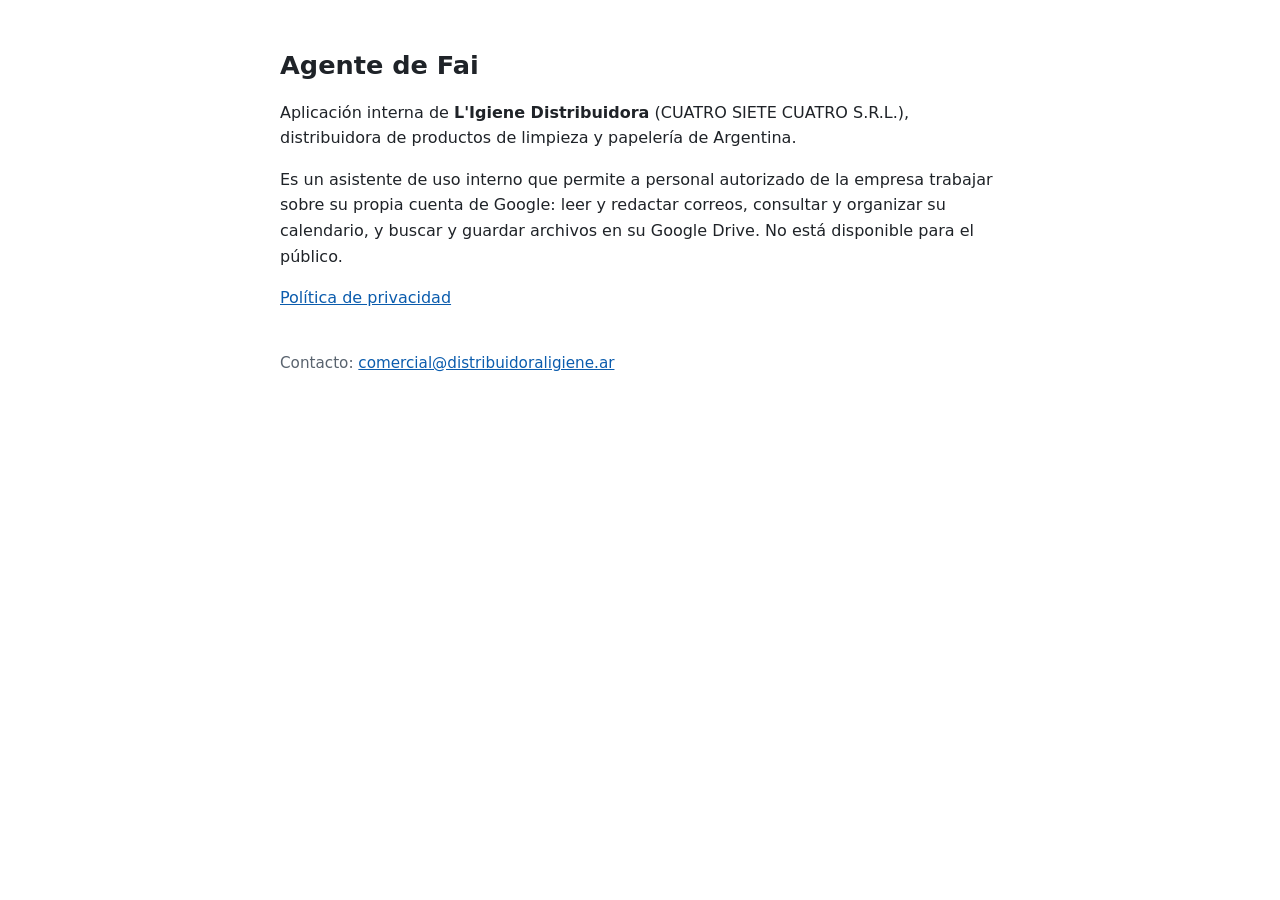
<file: index.html>
<!doctype html>
<html lang="es">
<head>
<meta charset="utf-8">
<meta name="viewport" content="width=device-width, initial-scale=1">
<meta name="robots" content="noindex, nofollow">
<title>Agente de Fai - L'Igiene</title>
<link rel="stylesheet" href="estilo.css">
</head>
<body>
<main>
  <h1>Agente de Fai</h1>
  <p>Aplicación interna de <strong>L'Igiene Distribuidora</strong> (CUATRO SIETE CUATRO S.R.L.), distribuidora de productos de limpieza y papelería de Argentina.</p>
  <p>Es un asistente de uso interno que permite a personal autorizado de la empresa trabajar sobre su propia cuenta de Google: leer y redactar correos, consultar y organizar su calendario, y buscar y guardar archivos en su Google Drive. No está disponible para el público.</p>
  <p><a href="privacidad.html">Política de privacidad</a></p>
  <p class="pie">Contacto: <a href="mailto:comercial@distribuidoraligiene.ar">comercial@distribuidoraligiene.ar</a></p>
</main>
</body>
</html>
</file>
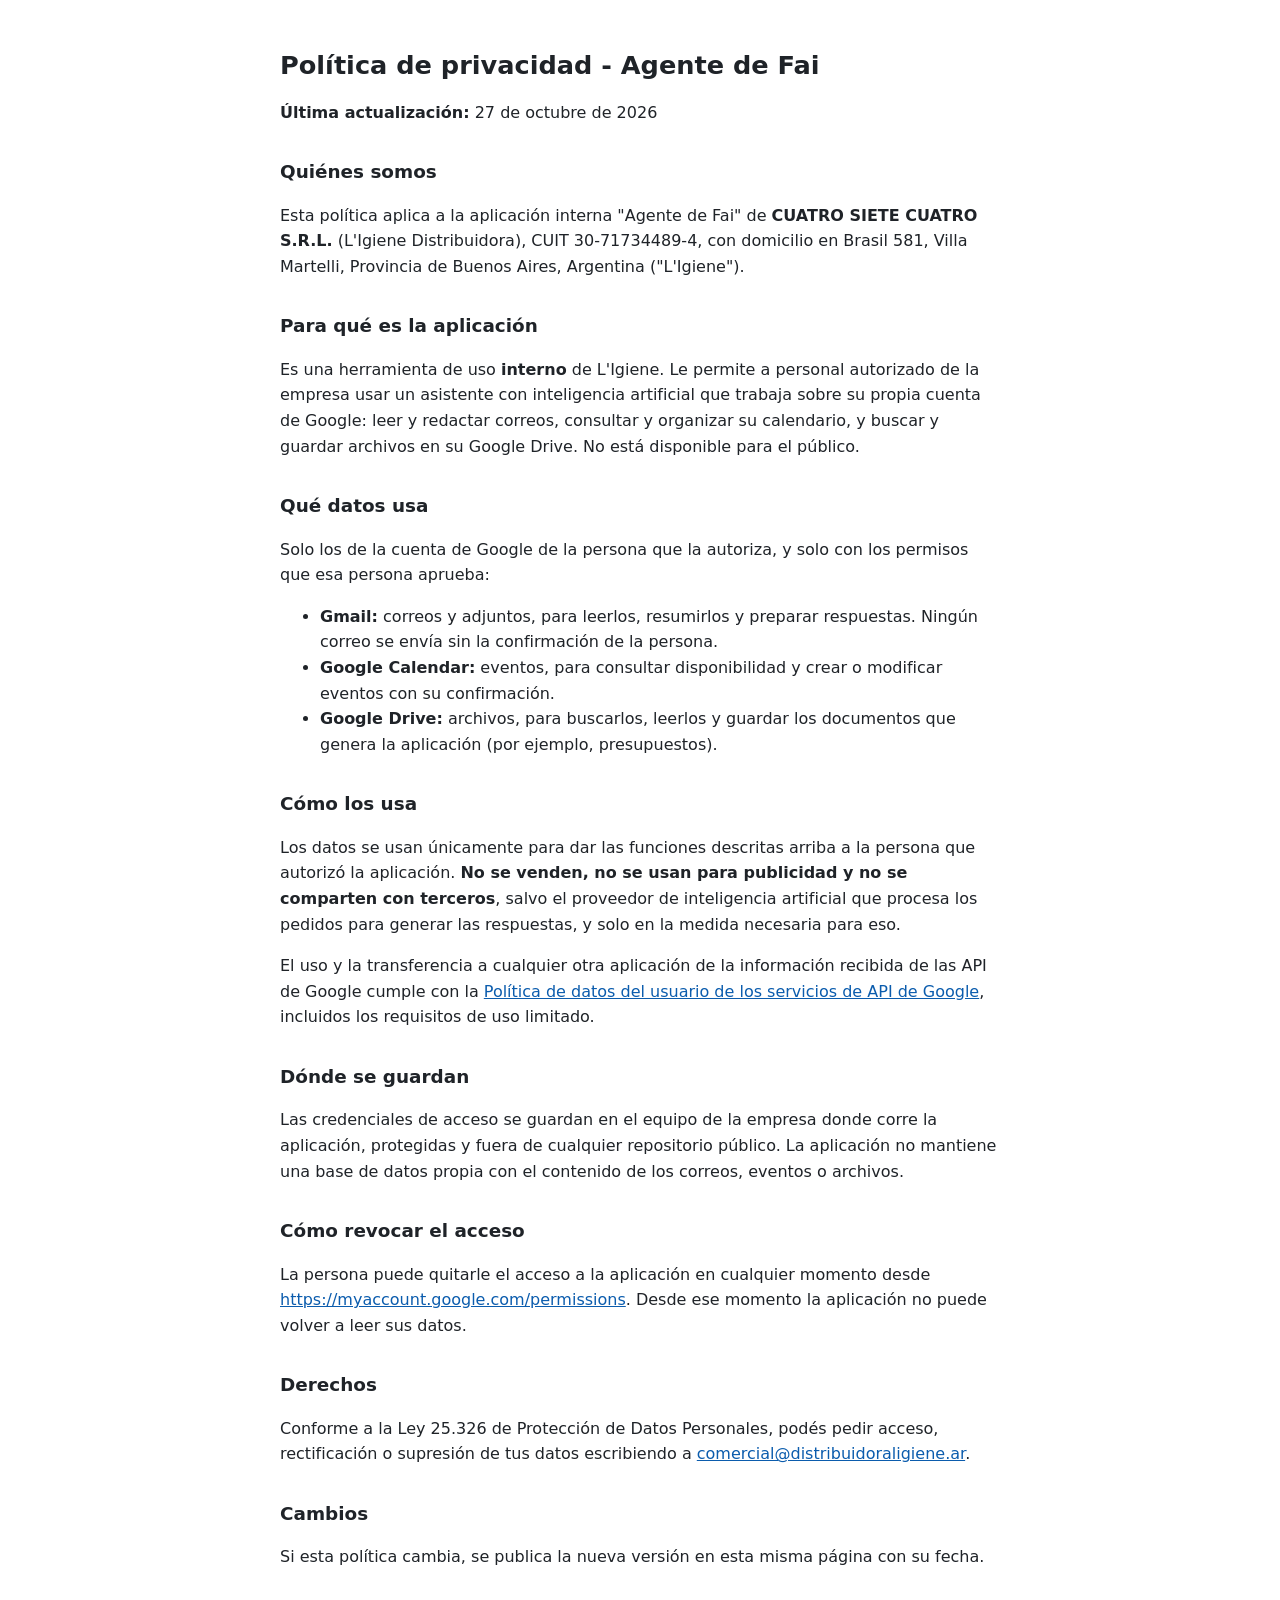
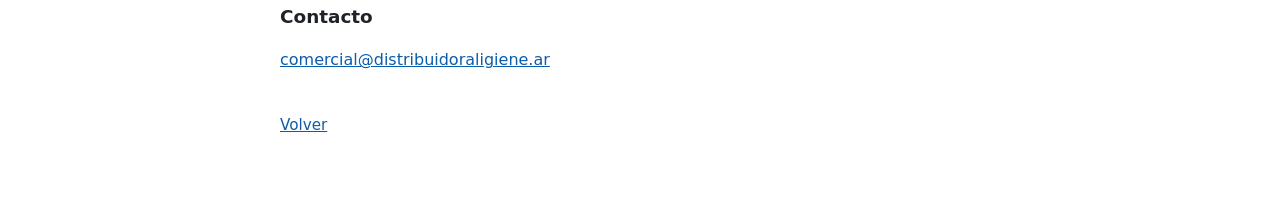
<file: privacidad.html>
<!doctype html>
<html lang="es">
<head>
<meta charset="utf-8">
<meta name="viewport" content="width=device-width, initial-scale=1">
<meta name="robots" content="noindex, nofollow">
<title>Política de privacidad - Agente de Fai</title>
<link rel="stylesheet" href="estilo.css">
</head>
<body>
<main>
  <h1>Política de privacidad - Agente de Fai</h1>
  <p><strong>Última actualización:</strong> 27 de octubre de 2026</p>

  <h2>Quiénes somos</h2>
  <p>Esta política aplica a la aplicación interna "Agente de Fai" de <strong>CUATRO SIETE CUATRO S.R.L.</strong> (L'Igiene Distribuidora), CUIT 30-71734489-4, con domicilio en Brasil 581, Villa Martelli, Provincia de Buenos Aires, Argentina ("L'Igiene").</p>

  <h2>Para qué es la aplicación</h2>
  <p>Es una herramienta de uso <strong>interno</strong> de L'Igiene. Le permite a personal autorizado de la empresa usar un asistente con inteligencia artificial que trabaja sobre su propia cuenta de Google: leer y redactar correos, consultar y organizar su calendario, y buscar y guardar archivos en su Google Drive. No está disponible para el público.</p>

  <h2>Qué datos usa</h2>
  <p>Solo los de la cuenta de Google de la persona que la autoriza, y solo con los permisos que esa persona aprueba:</p>
  <ul>
    <li><strong>Gmail:</strong> correos y adjuntos, para leerlos, resumirlos y preparar respuestas. Ningún correo se envía sin la confirmación de la persona.</li>
    <li><strong>Google Calendar:</strong> eventos, para consultar disponibilidad y crear o modificar eventos con su confirmación.</li>
    <li><strong>Google Drive:</strong> archivos, para buscarlos, leerlos y guardar los documentos que genera la aplicación (por ejemplo, presupuestos).</li>
  </ul>

  <h2>Cómo los usa</h2>
  <p>Los datos se usan únicamente para dar las funciones descritas arriba a la persona que autorizó la aplicación. <strong>No se venden, no se usan para publicidad y no se comparten con terceros</strong>, salvo el proveedor de inteligencia artificial que procesa los pedidos para generar las respuestas, y solo en la medida necesaria para eso.</p>
  <p>El uso y la transferencia a cualquier otra aplicación de la información recibida de las API de Google cumple con la <a href="https://developers.google.com/terms/api-services-user-data-policy">Política de datos del usuario de los servicios de API de Google</a>, incluidos los requisitos de uso limitado.</p>

  <h2>Dónde se guardan</h2>
  <p>Las credenciales de acceso se guardan en el equipo de la empresa donde corre la aplicación, protegidas y fuera de cualquier repositorio público. La aplicación no mantiene una base de datos propia con el contenido de los correos, eventos o archivos.</p>

  <h2>Cómo revocar el acceso</h2>
  <p>La persona puede quitarle el acceso a la aplicación en cualquier momento desde <a href="https://myaccount.google.com/permissions">https://myaccount.google.com/permissions</a>. Desde ese momento la aplicación no puede volver a leer sus datos.</p>

  <h2>Derechos</h2>
  <p>Conforme a la Ley 25.326 de Protección de Datos Personales, podés pedir acceso, rectificación o supresión de tus datos escribiendo a <a href="mailto:comercial@distribuidoraligiene.ar">comercial@distribuidoraligiene.ar</a>.</p>

  <h2>Cambios</h2>
  <p>Si esta política cambia, se publica la nueva versión en esta misma página con su fecha.</p>

  <h2>Contacto</h2>
  <p><a href="mailto:comercial@distribuidoraligiene.ar">comercial@distribuidoraligiene.ar</a></p>

  <p class="pie"><a href="index.html">Volver</a></p>
</main>
</body>
</html>
</file>
<file: estilo.css>
:root { --texto: #1f2328; --suave: #59636e; --fondo: #ffffff; --enlace: #0b5cad; }
@media (prefers-color-scheme: dark) {
  :root { --texto: #e6e8eb; --suave: #9aa4af; --fondo: #15181c; --enlace: #6cb2ff; }
}
body { margin: 0; background: var(--fondo); color: var(--texto);
  font: 16px/1.6 system-ui, -apple-system, "Segoe UI", Roboto, sans-serif; }
main { max-width: 720px; margin: 0 auto; padding: 32px 16px 64px; }
h1 { font-size: 1.6rem; line-height: 1.3; }
h2 { font-size: 1.15rem; margin-top: 2rem; }
a { color: var(--enlace); }
.pie { margin-top: 2.5rem; color: var(--suave); font-size: .95rem; }
</file>
